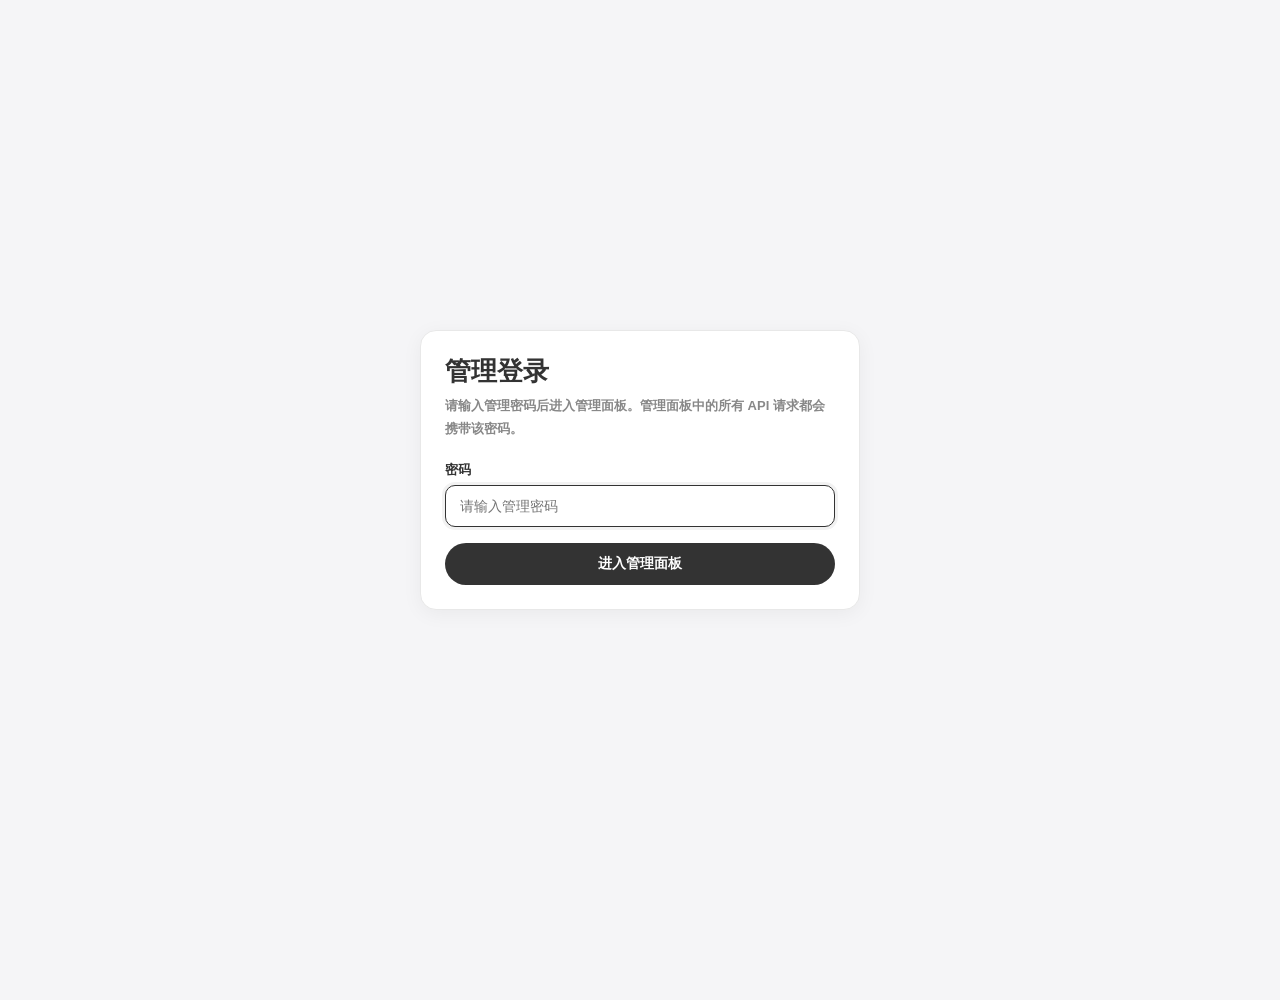
<file: admin/index.html>
<!DOCTYPE html>
<html lang="zh-CN">
<head>
    <meta charset="UTF-8">
    <meta name="viewport" content="width=device-width, initial-scale=1.0, user-scalable=yes">
    <meta name="robots" content="noindex,nofollow">
    <meta name="theme-color" content="#f5f5f7">
    <title>管理界面｜猫猫糕统计</title>
    <link rel="icon" type="image/x-icon" href="/ico/favicon.ico">
    <link rel="stylesheet" href="/styles.css">
    <style>
        .admin-page-wrapper { min-height: 100vh; display: flex; align-items: center; justify-content: center; padding: 24px; }
        .admin-page-card { width: min(100%, 440px); }
        .admin-page-title { margin: 0 0 8px; color: var(--text-main); font-size: 26px; line-height: 1.25; font-weight: 900; }
        .admin-page-desc { margin: 0 0 20px; color: var(--text-sub); font-size: 13px; line-height: 1.7; font-weight: 700; }
        .admin-page-actions { display: grid; gap: 10px; margin-top: 16px; }
        .admin-page-hint { margin-top: 14px; padding: 10px 12px; border-radius: 12px; background: #fafafa; border: 1px solid var(--border); color: #666; font-size: 12px; line-height: 1.65; }
        .admin-hidden { display: none; }
    </style>
</head>
<body>
    <main class="admin-page-wrapper">
        <section id="loginCard" class="card admin-page-card" aria-labelledby="adminLoginTitle">
            <h1 id="adminLoginTitle" class="admin-page-title">管理登录</h1>
            <p class="admin-page-desc">请输入管理密码后进入管理面板。管理面板中的所有 API 请求都会携带该密码。</p>
            <div class="form-group">
                <label class="form-label" for="adminLoginPasswordInput">密码</label>
                <input id="adminLoginPasswordInput" type="password" class="form-input" autocomplete="current-password" placeholder="请输入管理密码">
            </div>
            <button id="adminLoginBtn" class="btn btn-primary" type="button">进入管理面板</button>
        </section>

        <section id="adminPanel" class="card admin-page-card admin-hidden" aria-labelledby="adminPageTitle">
            <h1 id="adminPageTitle" class="admin-page-title">管理界面</h1>
            <p class="admin-page-desc">用于执行受密码保护的管理删除操作。每周数据与每日阿基喵利过期记录已由 API 自动清理，不再提供手动删除上周数据按钮。</p>

            <div class="form-group">
                <label class="form-label" for="adminUidInput">UID（9 位数字）</label>
                <input id="adminUidInput" type="text" class="form-input" inputmode="numeric" maxlength="9" placeholder="删除指定 UID 记录时填写">
            </div>

            <div class="admin-page-actions">
                <button id="adminDeleteUidBtn" class="btn btn-primary" type="button">删除指定 UID 的记录</button>
                <button id="adminDeleteAjiBtn" class="btn btn-primary" type="button">删除今日阿基喵利数据</button>
                <button id="adminReportBtn" class="btn btn-outline" type="button">处理阿基喵利举报</button>
                <button id="adminLogoutBtn" class="btn btn-outline" type="button">退出登录</button>
            </div>

            <div class="admin-page-hint">不会在用户界面展示管理入口；请直接访问 <code>/admin</code> 使用此页面。</div>
        </section>
    </main>
    <div id="toastContainer"></div>

    <script>
        (function () {
            const API_BASE = '/api';
            const ADMIN_PASSWORD_KEY = 'catCakeAdminPassword';
            const dom = {
                loginCard: document.getElementById('loginCard'),
                panel: document.getElementById('adminPanel'),
                loginPassword: document.getElementById('adminLoginPasswordInput'),
                loginBtn: document.getElementById('adminLoginBtn'),
                uid: document.getElementById('adminUidInput'),
                deleteUid: document.getElementById('adminDeleteUidBtn'),
                deleteAji: document.getElementById('adminDeleteAjiBtn'),
                reportBtn: document.getElementById('adminReportBtn'),
                logoutBtn: document.getElementById('adminLogoutBtn')
            };

            function showToast(msg, type = 'info') {
                const container = document.getElementById('toastContainer');
                if (type === 'error') container.querySelectorAll('.toast.error').forEach(node => node.remove());
                const toast = document.createElement('div');
                toast.className = `toast ${type}`;
                toast.textContent = msg;
                container.appendChild(toast);
                setTimeout(() => toast.remove(), 3000);
            }

            async function apiPost(path, body) {
                const res = await fetch(API_BASE + path, { method: 'POST', headers: { 'Content-Type': 'application/json' }, body: JSON.stringify(body) });
                if (!res.ok) {
                    const err = await res.json().catch(() => ({}));
                    throw { message: err.message || '请求失败', code: err.code, status: res.status };
                }
                return res.json();
            }

            function getPassword() { return sessionStorage.getItem(ADMIN_PASSWORD_KEY) || ''; }
            function showPanel() { dom.loginCard.classList.add('admin-hidden'); dom.panel.classList.remove('admin-hidden'); }
            function showLogin() { dom.panel.classList.add('admin-hidden'); dom.loginCard.classList.remove('admin-hidden'); dom.loginPassword.focus(); }
            function setBusy(isBusy) { dom.deleteUid.disabled = isBusy; dom.deleteAji.disabled = isBusy; dom.reportBtn.disabled = isBusy; }

            async function login() {
                const password = dom.loginPassword.value;
                if (!password) return showToast('请输入密码', 'error');
                dom.loginBtn.disabled = true;
                try {
                    await apiPost('/admin-report', { action: 'list', password });
                    sessionStorage.setItem(ADMIN_PASSWORD_KEY, password);
                    showPanel();
                    showToast('登录成功', 'success');
                } catch (err) {
                    showToast(`登录失败: ${err.message}`, 'error');
                } finally {
                    dom.loginBtn.disabled = false;
                }
            }

            async function adminDelete(action) {
                const password = getPassword();
                const uid = dom.uid.value.trim();
                if (!password) { showLogin(); return showToast('请先登录', 'error'); }
                if (action === 'delete_uid' && !/^\d{9}$/.test(uid)) return showToast('UID 必须是 9 位数字', 'error');
                setBusy(true);
                try {
                    const payload = { action, password, ...(action === 'delete_uid' ? { uid } : {}) };
                    const data = await apiPost('/admin-delete', payload);
                    showToast(`删除成功，影响行数: ${data.deleted ?? '未知'}`, 'success');
                } catch (err) {
                    showToast(`删除失败: ${err.message}`, 'error');
                    if (err.status === 401) { sessionStorage.removeItem(ADMIN_PASSWORD_KEY); showLogin(); }
                } finally {
                    setBusy(false);
                }
            }

            dom.loginBtn.addEventListener('click', login);
            dom.loginPassword.addEventListener('keydown', (event) => { if (event.key === 'Enter') login(); });
            dom.uid.addEventListener('input', () => { dom.uid.value = dom.uid.value.replace(/\D/g, ''); });
            dom.deleteUid.addEventListener('click', () => adminDelete('delete_uid'));
            dom.deleteAji.addEventListener('click', () => adminDelete('delete_aji'));
            dom.reportBtn.addEventListener('click', () => { window.location.href = '/admin/report'; });
            dom.logoutBtn.addEventListener('click', () => { sessionStorage.removeItem(ADMIN_PASSWORD_KEY); showLogin(); });

            if (getPassword()) showPanel(); else showLogin();
        })();
    </script>
</body>
</html>
</file>
<file: styles.css>
:root {
            --bg: #f5f5f7;
            --card-bg: #ffffff;
            --text-main: #333333;
            --text-sub: #888888;
            --accent: #333333;
            --accent-dark: #000000;
            --tag-bg: #f9f9f9;
            --tag-selected-bg: #eeeeee;
            --tag-selected-border: #999999;
            --tag-selected-text: #000000;
            --border: #e8e8e8;
            --shadow: 0 4px 20px rgba(0, 0, 0, 0.05);
            --radius: 16px;
            --radius-sm: 10px;
        }

        * {
            margin: 0;
            padding: 0;
            box-sizing: border-box;
            -webkit-tap-highlight-color: transparent;
        }

        body {
            font-family: 'Segoe UI', 'PingFang SC', 'Microsoft YaHei', sans-serif;
            background: var(--bg);
            color: var(--text-main);
            min-height: 100vh;
            padding: 20px 16px 80px;
            line-height: 1.5;
            -webkit-user-select: none;
            user-select: none;
        }

        input,
        textarea {
            -webkit-user-select: auto;
            user-select: auto;
        }


        .page-loading .main-wrapper,
        .page-loading #toastContainer,
        .page-loading .announcement-modal-mask,
        .page-loading .aji-report-modal-mask {
            visibility: hidden;
        }

        .page-loading-overlay {
            position: fixed;
            inset: 0;
            display: flex;
            align-items: center;
            justify-content: center;
            background: var(--bg);
            z-index: 3000;
        }

        .page-loading-overlay[hidden] {
            display: none;
        }

        .page-loading-card {
            display: inline-flex;
            align-items: center;
            gap: 10px;
            padding: 12px 16px;
            border-radius: 999px;
            background: #fff;
            border: 1px solid var(--border);
            box-shadow: var(--shadow);
            color: #444;
            font-size: 14px;
            font-weight: 800;
        }

        .page-loading-spinner {
            width: 18px;
            height: 18px;
            border: 2px solid #eeeeee;
            border-top-color: var(--accent);
            border-radius: 50%;
            animation: pageLoadingSpin 0.8s linear infinite;
        }

        @keyframes pageLoadingSpin {
            to { transform: rotate(360deg); }
        }

        .main-wrapper {
            max-width: 1000px;
            margin: 0 auto;
            display: flex;
            flex-direction: column;
            gap: 20px;
        }

        .visually-hidden {
            position: absolute;
            width: 1px;
            height: 1px;
            padding: 0;
            margin: -1px;
            overflow: hidden;
            clip: rect(0, 0, 0, 0);
            white-space: nowrap;
            border: 0;
        }

        .banner-pill {
            display: inline-flex;
            align-items: center;
            gap: 6px;
            padding: 6px 10px;
            border-radius: 999px;
            background: #fafafa;
            border: 1px solid var(--border);
            font-size: 12px;
            font-weight: 600;
            color: #444;
            white-space: nowrap;
        }

        .banner-label {
            color: #777;
        }


        .meta-status {
            display: inline-flex;
            align-items: center;
            gap: 10px;
            padding: 6px 10px;
            border-radius: 999px;
            background: #fafafa;
            border: 1px solid var(--border);
            font-size: 12px;
            font-weight: 600;
            color: #444;
            align-self: flex-end;
            margin-bottom: -8px;
        }


        .toolbar-layout {
            display: flex;
            align-items: center;
            gap: 14px;
            flex-wrap: wrap;
        }

        .panel-switcher {
            display: inline-flex;
            background: #fff;
            border: 1px solid #fff;
            border-radius: 999px;
            padding: 3px;
            gap: 2px;
            box-shadow: 0 2px 10px rgba(0, 0, 0, 0.02);
            width: fit-content;
            flex-shrink: 0;
        }

        .switch-btn {
            border: none;
            background: transparent;
            color: #666;
            font-weight: 700;
            font-size: 13px;
            padding: 7px 15px;
            border-radius: 999px;
            cursor: pointer;
            transition: background-color 0.22s ease, color 0.22s ease, transform 0.22s ease, box-shadow 0.22s ease;
            white-space: nowrap;
        }

            .switch-btn.active {
                background: #111;
                color: #fff;
                transform: translateY(-1px);
                box-shadow: 0 4px 12px rgba(0, 0, 0, 0.16);
                animation: switchPulse 0.2s ease;
            }

            .switch-btn:not(.active):hover {
                transform: translateY(-1px);
                background: rgba(0, 0, 0, 0.05);
            }

        .aji-compact {
            display: flex;
            align-items: center;
            justify-content: flex-end;
            gap: 10px;
            flex-wrap: wrap;
            flex: 0 1 auto;
            min-width: 0;
            margin-left: auto;
            background: #fff;
            border: 1px solid var(--border);
            border-radius: var(--radius);
            padding: 10px 14px;
            box-shadow: var(--shadow);
        }

        .aji-compact-label {
            font-size: 12px;
            font-weight: 700;
            color: #555;
            white-space: nowrap;
            flex-shrink: 0;
            letter-spacing: 0.3px;
        }

        .aji-compact-row {
            display: flex;
            align-items: center;
            justify-content: flex-end;
            gap: 8px;
            flex-wrap: wrap;
            flex: 1;
            min-width: 0;
        }

        .aji-compact-server-group {
            display: flex;
            align-items: center;
            gap: 5px;
            white-space: nowrap;
            flex-shrink: 0;
        }

        .aji-compact-server-tag {
            border: none;
            font-size: 11px;
            font-weight: 700;
            color: #666;
            background: #f5f5f5;
            padding: 3px 8px;
            border-radius: 999px;
            letter-spacing: 0.3px;
            cursor: pointer;
            font-family: inherit;
        }

        .aji-compact-server-tag:hover {
            background: #eeeeee;
            color: #111;
        }

        .aji-compact-content {
            display: flex;
            align-items: center;
            gap: 4px;
            min-width: 0;
        }

            .aji-compact-content .aji-info {
                font-weight: 700;
                color: var(--accent-dark);
                font-size: 13px;
                background: #eeeeee;
                padding: 3px 9px;
                border-radius: 6px;
                cursor: pointer;
                letter-spacing: 0.3px;
                white-space: nowrap;
            }

            .aji-compact-content .aji-input {
                max-width: 85px;
                padding: 5px 8px;
                font-size: 12px;
                border: 1.5px solid var(--border);
                border-radius: 6px;
                background: #fafafa;
                outline: none;
                color: var(--text-main);
                transition: all 0.2s;
            }

                .aji-compact-content .aji-input:focus {
                    border-color: var(--accent);
                    background: #fff;
                    box-shadow: 0 0 0 2px rgba(0, 0, 0, 0.04);
                }

            .aji-compact-content .aji-btn {
                padding: 5px 11px;
                border-radius: 14px;
                font-size: 11px;
                font-weight: 700;
                cursor: pointer;
                border: 1.5px solid var(--accent);
                background: #fff;
                color: var(--accent-dark);
                white-space: nowrap;
                transition: all 0.2s;
            }

                .aji-compact-content .aji-btn:hover {
                    background: #f5f5f5;
                }

        .content-grid {
            display: grid;
            grid-template-columns: 1fr;
            gap: 20px;
        }

        @media (min-width: 1024px) {
            .content-grid {
                grid-template-columns: 420px 1fr;
                align-items: start;
            }

            .left-column {
                position: sticky;
                top: 20px;
                display: flex;
                flex-direction: column;
                gap: 20px;
            }
        }

        .content-grid.single-panel {
            grid-template-columns: 1fr !important;
        }

        .footer-meta {
            margin-top: 18px;
            text-align: center;
            font-size: 11px;
            color: #999;
            line-height: 1.6;
        }

            .footer-meta a {
                color: #888;
                text-decoration: none;
            }

                .footer-meta a:hover {
                    text-decoration: underline;
                }

            .footer-meta .feedback-link {
                text-decoration: underline;
            }

        .card {
            background: var(--card-bg);
            border-radius: var(--radius);
            padding: 24px;
            box-shadow: var(--shadow);
            border: 1px solid var(--border);
            transition: transform 0.2s;
        }

        .card-title {
            font-size: 16px;
            font-weight: 700;
            color: #000000;
            margin-bottom: 18px;
            display: flex;
            align-items: baseline;
            justify-content: space-between;
            flex-wrap: wrap;
            gap: 8px;
        }

        .title-subtext {
            font-size: 11px;
            font-weight: normal;
            color: var(--text-sub);
        }

        .form-group {
            margin-bottom: 16px;
        }

        .form-row {
            display: grid;
            grid-template-columns: 1fr;
            gap: 12px;
        }

        @media (min-width: 760px) {
            .form-row {
                grid-template-columns: 1fr 1fr;
            }
        }

        .form-label {
            display: block;
            font-size: 13px;
            font-weight: 700;
            color: #333333;
            margin-bottom: 6px;
        }

        .form-input {
            width: 100%;
            padding: 12px 14px;
            border: 1.5px solid var(--border);
            border-radius: var(--radius-sm);
            font-size: 14px;
            background: #fafafa;
            transition: all 0.2s;
            outline: none;
            color: var(--text-main);
        }

            .form-input:focus {
                border-color: var(--accent);
                background: #fff;
                box-shadow: 0 0 0 3px rgba(0, 0, 0, 0.05);
            }

        .btn {
            display: inline-flex;
            align-items: center;
            justify-content: center;
            padding: 12px 24px;
            border-radius: 24px;
            font-weight: 700;
            font-size: 14px;
            cursor: pointer;
            border: none;
            transition: all 0.2s;
            white-space: nowrap;
        }

        .btn-primary {
            background: var(--accent);
            color: #fff;
            width: 100%;
        }

            .btn-primary:hover {
                background: var(--accent-dark);
                transform: translateY(-1px);
            }

            .btn-primary:active {
                transform: translateY(0);
            }

            .btn-primary:disabled {
                background: #cccccc;
                cursor: not-allowed;
                transform: none;
            }

        .btn-outline {
            background: #fff;
            border: 1.5px solid var(--accent);
            color: var(--accent-dark);
        }

            .btn-outline:hover {
                background: #f5f5f5;
            }

        .tag-grid {
            display: grid;
            grid-template-columns: repeat(auto-fill, minmax(110px, 1fr));
            gap: 10px;
            margin: 10px 0 15px;
        }

        .tag-item {
            display: flex;
            align-items: center;
            padding: 8px;
            border-radius: var(--radius-sm);
            font-size: 12px;
            font-weight: 600;
            cursor: pointer;
            background: var(--tag-bg);
            border: 1.5px solid transparent;
            transition: all 0.2s;
        }

            .tag-item img {
                width: 36px;
                height: 36px;
                margin-right: 8px;
                border-radius: 6px;
                object-fit: cover;
                background: #eee;
            }

            .tag-item:hover {
                transform: scale(1.02);
                background: #f0f0f0;
            }

            .tag-item.selected {
                background: var(--tag-selected-bg);
                border-color: var(--tag-selected-border);
                color: var(--tag-selected-text);
            }

        .results-area {
            margin-top: 16px;
            display: grid;
            grid-template-columns: repeat(2, 1fr);
            gap: 12px;
        }

            .results-area > :not(.result-card) {
                grid-column: 1 / -1;
            }

        .result-card {
            position: relative;
            background: #fff;
            border: 1px solid var(--border);
            border-radius: var(--radius-sm);
            padding: 16px 56px 16px 16px;
            display: flex;
            justify-content: space-between;
            align-items: center;
            gap: 12px;
            flex-wrap: wrap;
        }

        .result-info {
            display: flex;
            flex-direction: column;
            gap: 6px;
            flex: 1;
            min-width: 0;
        }

        .result-uid {
            font-weight: 800;
            font-size: 17px;
            color: var(--text-main);
            cursor: pointer;
            white-space: nowrap;
        }

        .result-cats {
            display: flex;
            flex-wrap: wrap;
            gap: 6px;
            align-items: center;
        }

        .result-cat-tag {
            padding: 3px 10px;
            border-radius: 20px;
            font-size: 11px;
            background: #f0f0f0;
            color: #666;
            font-weight: 600;
            white-space: nowrap;
        }

            .result-cat-tag.highlight {
                background: var(--tag-selected-bg);
                color: var(--tag-selected-text);
                box-shadow: inset 0 0 0 1px var(--tag-selected-border);
            }

        .server-tag {
            font-size: 12px;
            color: var(--text-sub);
            font-weight: normal;
            margin-left: 6px;
        }


        .result-mark-indicator {
            display: inline-flex;
            align-items: center;
            justify-content: center;
            width: 18px;
            height: 18px;
            margin-left: 6px;
            border: none;
            border-radius: 50%;
            background: #ff4d4f;
            color: #fff;
            font-size: 12px;
            font-weight: 900;
            line-height: 1;
            cursor: help;
            vertical-align: text-top;
        }

        .result-mark-indicator:hover,
        .result-mark-indicator:focus-visible {
            box-shadow: 0 0 0 3px rgba(255, 77, 79, 0.18);
            outline: none;
        }

        .result-mark-menu-btn {
            position: absolute;
            top: 50%;
            right: 12px;
            transform: translateY(-50%);
            width: 32px;
            height: 32px;
            border: 1px solid var(--border);
            border-radius: 10px;
            background: #fff;
            color: #555;
            display: inline-flex;
            flex-direction: column;
            align-items: center;
            justify-content: center;
            gap: 3px;
            cursor: pointer;
            z-index: 3;
        }

        .result-mark-menu-btn span {
            width: 14px;
            height: 2px;
            border-radius: 999px;
            background: currentColor;
        }

        .result-mark-menu-btn:hover,
        .result-mark-menu-btn[aria-expanded="true"] {
            background: #fff1f0;
            border-color: #ffccc7;
            color: #cf1322;
        }

        .result-mark-menu {
            position: absolute;
            top: calc(50% + 20px);
            right: 12px;
            display: none;
            min-width: 160px;
            padding: 8px;
            border: 1px solid var(--border);
            border-radius: 10px;
            background: #fff;
            box-shadow: var(--shadow);
            z-index: 20;
        }

        .result-mark-menu.open {
            display: grid;
            gap: 6px;
        }

        .result-mark-menu button {
            border: none;
            border-radius: 8px;
            background: transparent;
            color: #444;
            cursor: pointer;
            font-family: inherit;
            font-size: 13px;
            font-weight: 700;
            padding: 8px 10px;
            text-align: left;
            white-space: nowrap;
        }

        .result-mark-menu button:hover {
            background: #fff1f0;
            color: #cf1322;
        }

        .location-section {
            margin-top: 8px;
            padding-top: 8px;
            border-top: 1px dashed var(--border);
        }

            .location-section .form-label {
                cursor: pointer;
                user-select: none;
                display: flex;
                align-items: center;
                gap: 8px;
                transition: color 0.2s;
            }

                .location-section .form-label:hover {
                    color: #000;
                }

                .location-section .form-label .collapse-arrow {
                    display: inline-flex;
                    align-items: center;
                    justify-content: center;
                    width: 20px;
                    height: 20px;
                    flex-shrink: 0;
                    transition: transform 0.3s cubic-bezier(0.25, 0.1, 0.25, 1);
                    font-size: 10px;
                    color: #888;
                    line-height: 1;
                }

            .location-section.collapsed .form-label .collapse-arrow {
                transform: rotate(-90deg);
            }

            .location-section .form-label .collapse-hint {
                font-size: 11px;
                font-weight: 400;
                color: #aaa;
                margin-left: auto;
            }

        #locationGroups {
            overflow: hidden;
            transition: max-height 0.35s cubic-bezier(0.25, 0.1, 0.25, 1), opacity 0.3s ease, margin-top 0.35s cubic-bezier(0.25, 0.1, 0.25, 1);
            max-height: 600px;
            opacity: 1;
            margin-top: 8px;
        }

        .location-section.collapsed #locationGroups {
            max-height: 0;
            opacity: 0;
            margin-top: 0;
        }

        .location-group {
            margin-bottom: 10px;
        }

        .location-group-label {
            font-size: 12px;
            font-weight: 700;
            margin-bottom: 6px;
            color: #555;
        }

        .location-chip-grid {
            display: flex;
            flex-wrap: wrap;
            gap: 6px;
        }

        .location-chip {
            padding: 6px 10px;
            border-radius: 999px;
            border: 1px solid var(--border);
            background: #fafafa;
            font-size: 12px;
            cursor: pointer;
            user-select: none;
            white-space: nowrap;
        }

            .location-chip.selected {
                background: var(--tag-selected-bg);
                box-shadow: inset 0 0 0 1px var(--tag-selected-border);
                color: var(--tag-selected-text);
            }

            .location-chip.disabled {
                opacity: .5;
                cursor: not-allowed;
            }

        .toggle-row {
            display: flex;
            align-items: center;
            gap: 10px;
            margin: 6px 0 16px;
            user-select: none;
        }

        .toggle-switch {
            position: relative;
            display: inline-block;
            width: 44px;
            height: 24px;
            flex-shrink: 0;
        }

            .toggle-switch input {
                opacity: 0;
                width: 0;
                height: 0;
                position: absolute;
                pointer-events: none;
            }

        .toggle-slider {
            position: absolute;
            cursor: pointer;
            top: 0;
            left: 0;
            right: 0;
            bottom: 0;
            background-color: #d1d1d6;
            border-radius: 24px;
            transition: background-color 0.25s cubic-bezier(0.25, 0.1, 0.25, 1);
        }

            .toggle-slider::before {
                content: "";
                position: absolute;
                height: 20px;
                width: 20px;
                left: 2px;
                bottom: 2px;
                background-color: #fff;
                border-radius: 50%;
                transition: transform 0.25s cubic-bezier(0.25, 0.1, 0.25, 1);
                box-shadow: 0 1px 4px rgba(0, 0, 0, 0.15);
            }

        .toggle-switch input:checked + .toggle-slider {
            background-color: #333333;
        }

            .toggle-switch input:checked + .toggle-slider::before {
                transform: translateX(20px);
            }

        .toggle-switch input:focus-visible + .toggle-slider {
            outline: 2px solid #999;
            outline-offset: 2px;
        }

        .toggle-label {
            font-size: 13px;
            font-weight: 600;
            color: #555;
            cursor: pointer;
            user-select: none;
        }

        .toast {
            position: fixed;
            bottom: 30px;
            left: 50%;
            transform: translateX(-50%);
            padding: 12px 24px;
            border-radius: 30px;
            font-size: 14px;
            font-weight: 700;
            z-index: 1000;
            box-shadow: 0 8px 30px rgba(0, 0, 0, 0.15);
            animation: toastIn 0.3s cubic-bezier(0.18, 0.89, 0.32, 1.28);
        }

            .toast.success {
                background: #333333;
                color: #fff;
            }

            .toast.error {
                background: #ff4d4f;
                color: #fff;
            }

            .toast.info {
                background: #666666;
                color: #fff;
            }

        @keyframes switchPulse {
            from {
                transform: scale(0.98);
            }
            to {
                transform: scale(1);
            }
        }

        @keyframes toastIn {
            from {
                opacity: 0;
                bottom: 0;
            }
        }

        @media (prefers-reduced-motion: reduce) {
            .switch-btn {
                transition: none;
            }

            .switch-btn.active,
            .switch-btn:not(.active):hover {
                transform: none;
                box-shadow: none;
                animation: none;
            }
        }

        @media (max-width: 600px) {
            .meta-status {
                font-size: 11px;
                gap: 6px;
                padding: 5px 8px;
                margin-bottom: -2px;
            }

            .toolbar-layout {
                flex-direction: column;
                align-items: stretch;
                gap: 8px;
            }

            .panel-switcher {
                order: 2;
            }

            .aji-compact {
                order: 1;
                align-self: flex-end;
                gap: 6px;
                width: fit-content;
                max-width: 100%;
                margin-left: auto;
                padding: 8px 10px;
            }

            .aji-compact-row {
                gap: 5px;
            }

            .aji-compact-content .aji-input {
                max-width: 72px;
                padding: 4px 6px;
                font-size: 11px;
            }

            .aji-compact-content .aji-btn {
                padding: 4px 9px;
                font-size: 10px;
            }

            .aji-compact-content .aji-info {
                font-size: 11px;
                padding: 2px 7px;
            }

            .aji-compact-server-tag {
                font-size: 10px;
                padding: 2px 6px;
            }

            .aji-compact-label {
                font-size: 11px;
            }

            .switch-btn {
                font-size: 12px;
                padding: 6px 12px;
            }

            .results-area {
                grid-template-columns: 1fr;
            }

            .toggle-row {
                margin: 4px 0 12px;
                gap: 8px;
            }

            .toggle-label {
                font-size: 12px;
            }
        }

        @media (max-width: 480px) {
            .tag-grid {
                grid-template-columns: repeat(2, 1fr);
            }

            .result-card {
                flex-direction: column;
                align-items: flex-start;
            }

            .toolbar-layout {
                gap: 6px;
            }

            .aji-compact-row {
                gap: 4px;
            }

            .aji-compact-content .aji-input {
                max-width: 64px;
            }
        }

        .search-filter-row {
            position: relative;
            display: flex;
            justify-content: flex-start;
            margin-bottom: 4px;
        }

        .filter-funnel-btn {
            width: 34px;
            height: 34px;
            border: 1px solid var(--border);
            border-radius: 10px;
            background: #fff;
            color: #555;
            display: inline-flex;
            align-items: center;
            justify-content: center;
            cursor: pointer;
        }

        .filter-funnel-btn svg {
            width: 16px;
            height: 16px;
        }

        .filter-menu {
            position: absolute;
            top: 40px;
            left: 0;
            background: #fff;
            border: 1px solid var(--border);
            border-radius: 10px;
            box-shadow: var(--shadow);
            padding: 10px;
            min-width: 220px;
            display: none;
            z-index: 15;
        }

        .filter-menu.open {
            display: grid;
            gap: 8px;
        }

        .filter-menu-item {
            display: flex;
            align-items: center;
            gap: 8px;
            font-size: 13px;
            color: #444;
            cursor: pointer;
        }

        .filter-menu-item input:disabled + span {
            color: #aaa;
        }


        .aji-report-modal-mask {
            position: fixed;
            inset: 0;
            display: none;
            align-items: center;
            justify-content: center;
            padding: 20px;
            background: rgba(0, 0, 0, 0.36);
            backdrop-filter: blur(4px);
            z-index: 1250;
        }

        .aji-report-modal-mask.open {
            display: flex;
        }

        .aji-report-modal {
            width: min(92vw, 390px);
            background: var(--card-bg);
            border: 1px solid rgba(255, 255, 255, 0.75);
            border-radius: 20px;
            padding: 18px;
            box-shadow: 0 24px 70px rgba(0, 0, 0, 0.22);
        }

        .aji-report-modal-header {
            display: flex;
            align-items: center;
            justify-content: space-between;
            gap: 12px;
            margin-bottom: 12px;
            color: var(--text-main);
            font-weight: 900;
            font-size: 18px;
        }

        .aji-report-close-btn {
            width: 32px;
            height: 32px;
            border: none;
            border-radius: 50%;
            background: #f5f5f5;
            color: #555;
            cursor: pointer;
            font-size: 22px;
            line-height: 1;
        }

        .aji-report-close-btn:hover {
            background: #eeeeee;
            color: #111;
        }


        .aji-report-loading {
            display: flex;
            align-items: center;
            justify-content: center;
            gap: 10px;
            min-height: 96px;
            border: 1px solid var(--border);
            border-radius: 14px;
            background: #fafafa;
            color: #444;
            font-size: 14px;
            font-weight: 800;
        }

        .aji-report-loading[hidden] {
            display: none;
        }

        .aji-report-loading-spinner {
            width: 18px;
            height: 18px;
            border: 2px solid #eeeeee;
            border-top-color: var(--accent);
            border-radius: 50%;
            animation: pageLoadingSpin 0.8s linear infinite;
        }

        .aji-report-prompt {
            margin: 0 0 14px;
            color: #444;
            font-size: 14px;
            font-weight: 800;
        }

        .aji-report-actions {
            display: grid;
            gap: 10px;
        }

        .aji-report-warning {
            margin: 10px 0 0;
            color: var(--text-sub);
            font-size: 12px;
            line-height: 1.5;
        }

        .announcement-modal-mask {
            position: fixed;
            inset: 0;
            display: none;
            align-items: center;
            justify-content: center;
            padding: 20px;
            background: rgba(0, 0, 0, 0.36);
            backdrop-filter: blur(4px);
            z-index: 1200;
        }

        .announcement-modal-mask.open {
            display: flex;
        }

        .announcement-modal {
            width: min(92vw, 460px);
            max-height: min(86vh, 680px);
            overflow: auto;
            background: var(--card-bg);
            border: 1px solid rgba(255, 255, 255, 0.75);
            border-radius: 22px;
            padding: 20px;
            box-shadow: 0 24px 70px rgba(0, 0, 0, 0.22);
            animation: announcementIn 0.26s cubic-bezier(0.18, 0.89, 0.32, 1.1);
        }

        .announcement-modal-header {
            display: flex;
            align-items: center;
            justify-content: space-between;
            gap: 12px;
            margin-bottom: 10px;
        }

        .announcement-kicker {
            display: inline-flex;
            align-items: center;
            padding: 5px 10px;
            border-radius: 999px;
            background: #f5f5f5;
            color: #666;
            font-size: 12px;
            font-weight: 800;
            letter-spacing: 0.4px;
        }

        .announcement-close-btn {
            width: 32px;
            height: 32px;
            border: none;
            border-radius: 50%;
            background: #f5f5f5;
            color: #555;
            cursor: pointer;
            font-size: 22px;
            line-height: 1;
        }

        .announcement-close-btn:hover {
            background: #eeeeee;
            color: #111;
        }

        .announcement-title {
            margin: 4px 0 6px;
            color: var(--text-main);
            font-size: 22px;
            line-height: 1.25;
            font-weight: 900;
        }

        .announcement-time {
            display: block;
            margin-bottom: 14px;
            color: var(--text-sub);
            font-size: 12px;
            font-weight: 700;
        }

        .announcement-content {
            padding: 14px;
            border: 1px solid var(--border);
            border-radius: var(--radius);
            background: #fafafa;
            color: #444;
            font-size: 14px;
            line-height: 1.75;
            white-space: normal;
            user-select: text;
            -webkit-user-select: text;
        }

        .announcement-content > :first-child {
            margin-top: 0;
        }

        .announcement-content > :last-child {
            margin-bottom: 0;
        }

        .announcement-content h1,
        .announcement-content h2,
        .announcement-content h3,
        .announcement-content h4,
        .announcement-content h5,
        .announcement-content h6 {
            margin: 1em 0 0.45em;
            color: var(--text-main);
            line-height: 1.35;
            font-weight: 900;
        }

        .announcement-content h1 { font-size: 1.45em; }
        .announcement-content h2 { font-size: 1.3em; }
        .announcement-content h3 { font-size: 1.16em; }

        .announcement-content p,
        .announcement-content ul,
        .announcement-content ol,
        .announcement-content blockquote,
        .announcement-content pre,
        .announcement-content table {
            margin: 0.72em 0;
        }

        .announcement-content ul,
        .announcement-content ol {
            padding-left: 1.45em;
        }

        .announcement-content li + li {
            margin-top: 0.25em;
        }

        .announcement-content a {
            color: var(--accent-dark);
            font-weight: 800;
            text-decoration: underline;
            text-underline-offset: 2px;
        }

        .announcement-content blockquote {
            border-left: 4px solid var(--border);
            padding: 0.35em 0 0.35em 0.9em;
            color: #666;
            background: #fff;
            border-radius: 0 10px 10px 0;
        }

        .announcement-content code {
            padding: 0.12em 0.35em;
            border-radius: 5px;
            background: #eeeeee;
            color: #222;
            font-family: ui-monospace, SFMono-Regular, Menlo, Monaco, Consolas, "Liberation Mono", monospace;
            font-size: 0.92em;
        }

        .announcement-content pre {
            overflow-x: auto;
            padding: 12px;
            border-radius: 12px;
            background: #222;
            color: #f8f8f2;
            line-height: 1.55;
        }

        .announcement-content pre code {
            padding: 0;
            background: transparent;
            color: inherit;
        }

        .announcement-content table {
            width: 100%;
            border-collapse: collapse;
            overflow: hidden;
            border-radius: 10px;
            display: block;
            max-width: 100%;
            overflow-x: auto;
        }

        .announcement-content th,
        .announcement-content td {
            border: 1px solid var(--border);
            padding: 7px 9px;
            text-align: left;
        }

        .announcement-content th {
            background: #f0f0f0;
            color: var(--text-main);
        }

        .announcement-content img {
            max-width: 100%;
            height: auto;
            border-radius: 12px;
        }

        .announcement-content hr {
            border: none;
            border-top: 1px solid var(--border);
            margin: 1em 0;
        }

        .announcement-snooze {
            display: flex;
            align-items: center;
            gap: 8px;
            margin: 14px 0;
            color: #555;
            font-size: 13px;
            font-weight: 700;
            cursor: pointer;
            user-select: none;
        }

        .announcement-snooze input {
            width: 16px;
            height: 16px;
            accent-color: #333333;
        }

        .announcement-confirm-btn {
            width: 100%;
        }

        @keyframes announcementIn {
            from {
                opacity: 0;
                transform: translateY(12px) scale(0.98);
            }
            to {
                opacity: 1;
                transform: translateY(0) scale(1);
            }
        }

        @media (prefers-reduced-motion: reduce) {
            .announcement-modal {
                animation: none;
            }
        }

        @media (max-width: 600px) {
            .announcement-modal {
                padding: 16px;
                border-radius: 18px;
            }

            .announcement-title {
                font-size: 20px;
            }
        }
</file>
